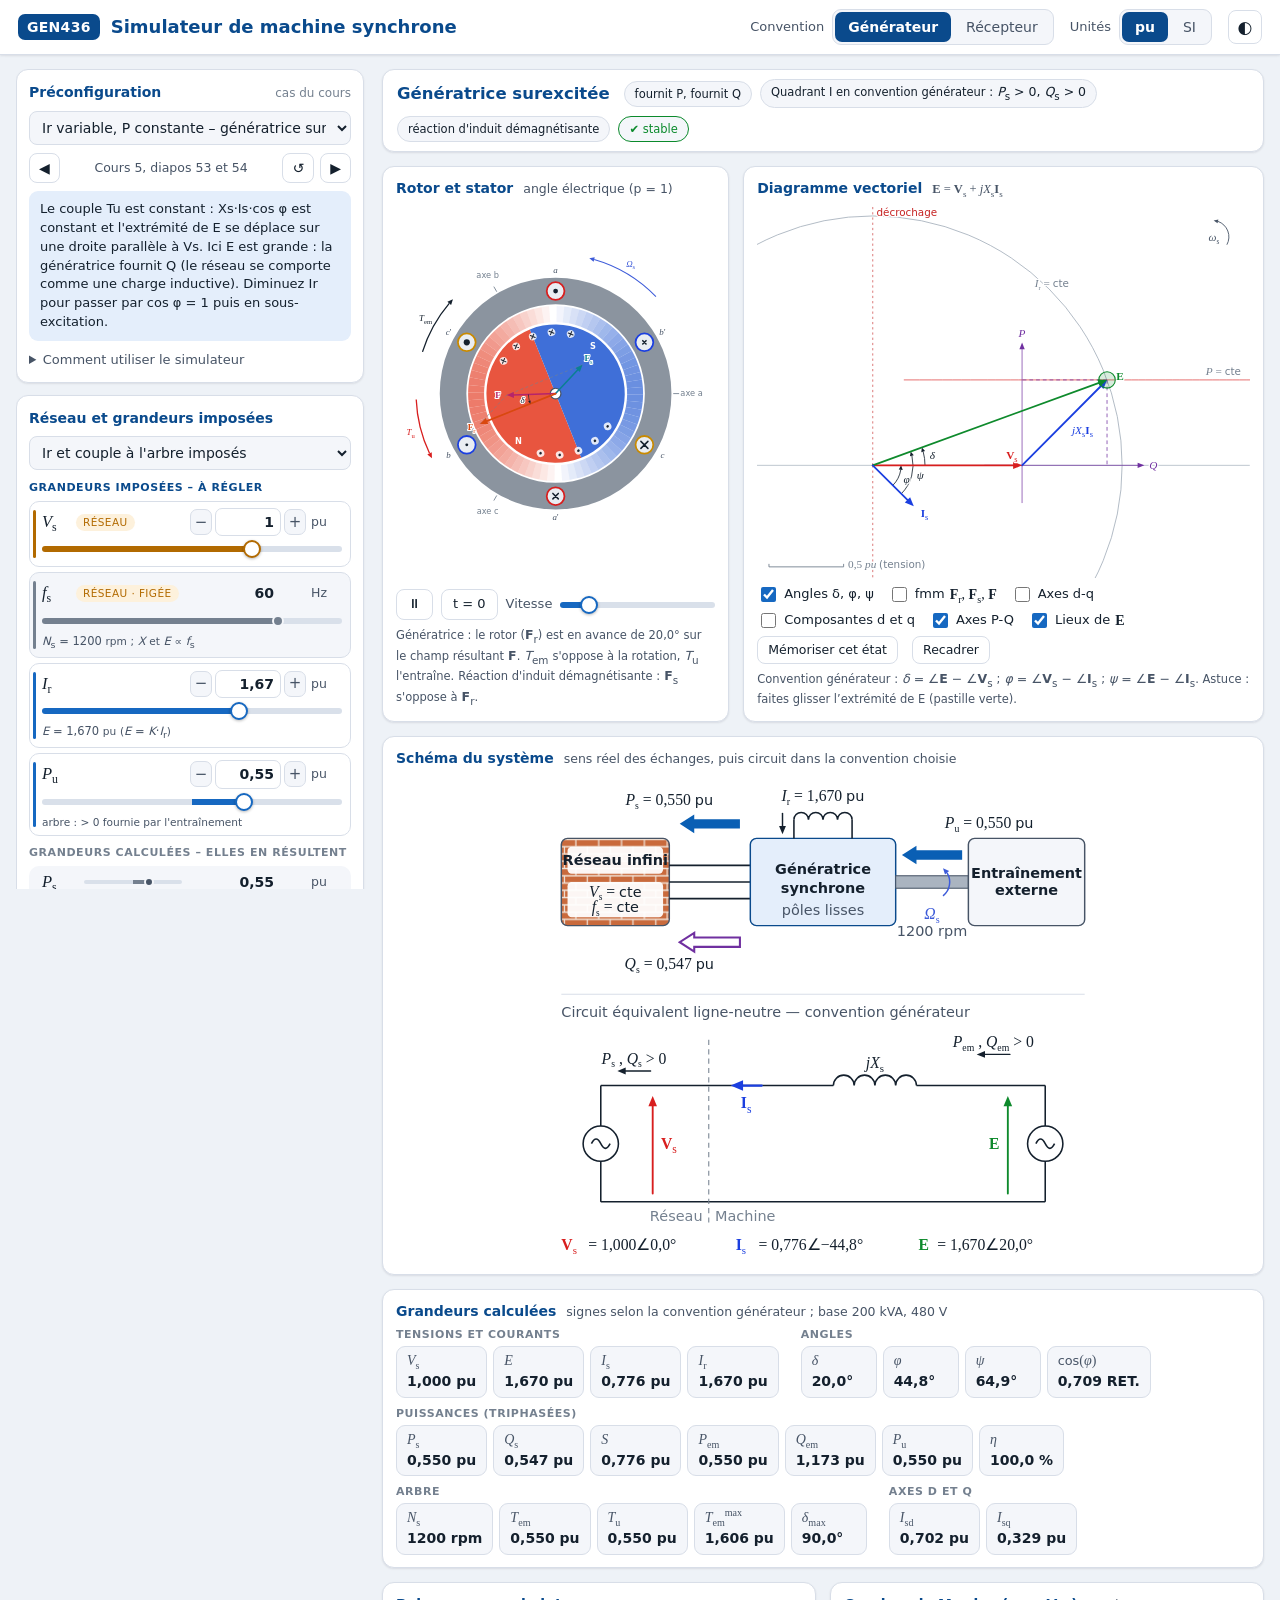
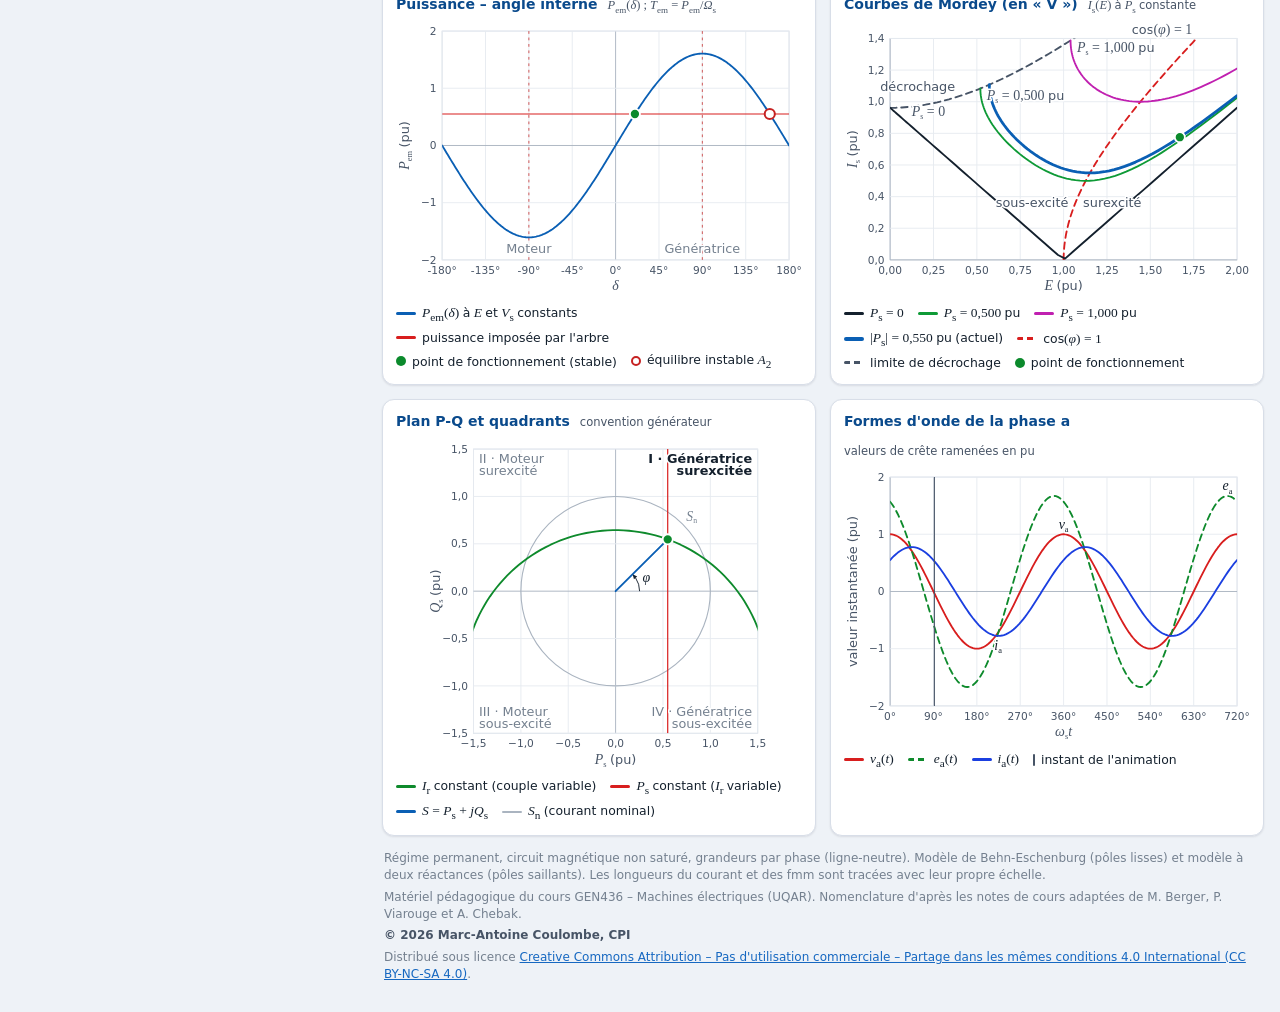
<file: docs/index.html>
<!doctype html>
<html lang="fr">
<head>
<meta charset="utf-8">
<meta name="viewport" content="width=device-width, initial-scale=1">
<title>GEN436 – Simulateur de machine synchrone</title>
<meta name="description" content="Simulateur interactif de la machine synchrone (génératrice, moteur, compensateur) pour le cours GEN436 – Machines électriques.">
<meta name="author" content="Marc-Antoine Coulombe, CPI">
<meta name="copyright" content="© 2026 Marc-Antoine Coulombe, CPI">
<link rel="stylesheet" href="css/style.css">
<script>
  // Thème choisi (lien ?theme= ou choix précédent) appliqué avant le premier affichage, sans clignotement.
  (function () {
    try {
      var m = /[?&]theme=(dark|light)/.exec(window.location.search);
      var t = m ? m[1] : window.localStorage.getItem('gen436-theme');
      if (t === 'dark' || t === 'light') document.documentElement.setAttribute('data-theme', t);
    } catch (e) { /* stockage indisponible : thème du système */ }
  })();
</script>
</head>
<body>
<header class="top">
  <div class="brand">
    <span class="course">GEN436</span>
    <h1>Simulateur de machine synchrone</h1>
  </div>
  <div class="topctl">
    <div class="field">
      <span class="fieldlbl" id="lbl-conv">Convention</span>
      <div class="seg" role="group" aria-labelledby="lbl-conv" id="seg-conv">
        <button type="button" data-v="gen">Générateur</button>
        <button type="button" data-v="rec">Récepteur</button>
      </div>
    </div>
    <div class="field">
      <span class="fieldlbl" id="lbl-units">Unités</span>
      <div class="seg" role="group" aria-labelledby="lbl-units" id="seg-units">
        <button type="button" data-v="pu">pu</button>
        <button type="button" data-v="si">SI</button>
      </div>
    </div>
    <button type="button" class="iconbtn" id="btn-theme" title="Thème clair / sombre" aria-label="Changer de thème">◐</button>
  </div>
</header>

<div class="layout">
  <aside class="side" id="side">
    <section class="panel">
      <h2>Préconfiguration <span class="hint">cas du cours</span></h2>
      <select id="preset" aria-label="Préconfiguration"></select>
      <div class="presetnav">
        <button type="button" id="preset-prev" title="Cas précédent" aria-label="Cas précédent">◀</button>
        <span id="preset-slide" class="slide"></span>
        <button type="button" id="preset-reload" title="Revenir aux réglages de ce cas" aria-label="Revenir aux réglages de ce cas">↺</button>
        <button type="button" id="preset-next" title="Cas suivant" aria-label="Cas suivant">▶</button>
      </div>
      <p id="preset-text" class="presettext"></p>
      <details class="help">
        <summary>Comment utiliser le simulateur</summary>
        <ol>
          <li>Choisissez un cas du cours dans la liste, ou partez d'un réglage libre.</li>
          <li>Faites glisser un curseur des « grandeurs imposées », ou tapez une valeur puis Entrée. Les boutons − et + et les flèches ↑ ↓ ajustent pas à pas (Maj : dix pas).</li>
          <li>Observez en même temps le schéma, l'animation, le diagramme vectoriel et les courbes.</li>
          <li>Changez de convention : les signes changent, pas la machine.</li>
          <li>« Mémoriser cet état » garde le point actuel en gris pour le comparer au suivant.</li>
        </ol>
      </details>
    </section>

    <section class="panel">
      <h2>Réseau et grandeurs imposées</h2>
      <select id="mode" aria-label="Grandeurs imposées">
        <optgroup label="Réseau infini (Vs et fs imposées par le réseau)">
          <option value="bus_EP">Ir et couple à l'arbre imposés</option>
          <option value="bus_PQ">Ps et Qs imposées (on calcule Ir et δ)</option>
          <option value="bus_Ed">Ir et angle interne δ imposés</option>
        </optgroup>
        <optgroup label="Réseau indépendant (génératrice sur une charge)">
          <option value="load_VI">Vs régulée, charge Is et cos φ (on calcule Ir)</option>
          <option value="load_Z">Ir fixe, charge Z (Vs en résulte)</option>
        </optgroup>
      </select>
      <div id="loadstate" class="seg small" role="group" aria-label="État du stator" hidden>
        <button type="button" data-v="charge">En charge</button>
        <button type="button" data-v="vide">À vide</button>
        <button type="button" data-v="cc">Court-circuit</button>
      </div>
      <div id="rows" class="rows"></div>
    </section>

    <section class="panel">
      <h2>Machine</h2>
      <select id="machine" aria-label="Machine"></select>
      <div class="seg small" role="group" aria-label="Type de rotor" id="seg-rotor">
        <button type="button" data-v="lisse">Pôles lisses</button>
        <button type="button" data-v="saillant">Pôles saillants</button>
      </div>
      <div id="mrows" class="rows"></div>
      <details>
        <summary>Plaque signalétique et pertes</summary>
        <div id="nrows" class="rows"></div>
        <p id="basetext" class="note"></p>
      </details>
    </section>

    <section class="panel" id="panel-dyn">
      <h2>Dynamique de l'arbre</h2>
      <label class="check"><input type="checkbox" id="dyn-on"> Simuler l'équation du mouvement <span class="math"><i>J</i>·d<i>Ω</i><sub>s</sub>/d<i>t</i></span></label>
      <p class="note" id="dyn-note">Disponible quand Ir et le couple à l'arbre sont imposés sur un réseau infini.</p>
      <div id="drows" class="rows"></div>
      <div class="btnrow">
        <button type="button" id="dyn-kick">Perturber δ de +20°</button>
        <button type="button" id="dyn-reset">Resynchroniser</button>
      </div>
    </section>
  </aside>

  <main>
    <section class="status" id="status" aria-live="polite"></section>

    <div class="grid top3">
      <article class="card" id="card-schema">
        <header><h2>Schéma du système</h2><span class="sub">sens réel des échanges, puis circuit dans la convention choisie</span></header>
        <svg id="svg-schema" class="dia" role="img" aria-label="Schéma du système simulé"></svg>
      </article>

      <article class="card" id="card-machine">
        <header><h2>Rotor et stator</h2><span class="sub">angle électrique (p = 1)</span></header>
        <svg id="svg-machine" class="dia" role="img" aria-label="Coupe animée de la machine"></svg>
        <div class="animctl">
          <button type="button" id="anim-play" aria-label="Pause ou lecture">⏸</button>
          <button type="button" id="anim-zero" title="Revenir à l'instant du diagramme vectoriel">t = 0</button>
          <label class="speed">Vitesse <input type="range" class="rng" id="anim-speed" min="0.02" max="1" step="0.02" value="0.15"></label>
        </div>
        <p class="caption" id="machine-caption"></p>
      </article>

      <article class="card" id="card-phasor">
        <header><h2>Diagramme vectoriel</h2><span class="sub math" id="phasor-eq"></span></header>
        <svg id="svg-phasor" class="dia" role="img" aria-label="Diagramme vectoriel"></svg>
        <div class="toggles" id="overlays">
          <label><input type="checkbox" data-ov="angles"> Angles δ, φ, ψ</label>
          <label><input type="checkbox" data-ov="fmm"> fmm <span class="math"><b>F</b><sub>r</sub>, <b>F</b><sub>s</sub>, <b>F</b></span></label>
          <label><input type="checkbox" data-ov="dq"> Axes d-q</label>
          <label><input type="checkbox" data-ov="decomp"> Composantes d et q</label>
          <label><input type="checkbox" data-ov="pq"> Axes P-Q</label>
          <label><input type="checkbox" data-ov="loci"> Lieux de <span class="math"><b>E</b></span></label>
          <span class="spacer"></span>
          <button type="button" id="btn-ghost" title="Garde l'état actuel en gris sur le diagramme et les courbes, pour le comparer au suivant">Mémoriser cet état</button>
          <button type="button" id="phasor-fit" title="Recadrer le diagramme">Recadrer</button>
        </div>
        <p class="caption" id="phasor-caption"></p>
      </article>
    </div>

    <article class="card" id="card-values">
      <header><h2>Grandeurs calculées</h2><span class="sub" id="values-sub"></span></header>
      <div id="values" class="values"></div>
    </article>

    <div class="grid charts" id="charts"></div>

    <footer class="foot">
      <p>Régime permanent, circuit magnétique non saturé, grandeurs par phase (ligne-neutre). Modèle de Behn-Eschenburg (pôles lisses) et modèle à deux réactances (pôles saillants). Les longueurs du courant et des fmm sont tracées avec leur propre échelle.</p>
      <p>Matériel pédagogique du cours GEN436 – Machines électriques (UQAR). Nomenclature d'après les notes de cours adaptées de M. Berger, P. Viarouge et A. Chebak.</p>
      <p class="copyright">© 2026 Marc-Antoine Coulombe, CPI</p>
      <p class="license">Distribué sous licence <a href="https://creativecommons.org/licenses/by-nc-sa/4.0/deed.fr" rel="license noopener" target="_blank">Creative Commons Attribution – Pas d'utilisation commerciale – Partage dans les mêmes conditions 4.0 International (CC BY-NC-SA 4.0)</a>.</p>
    </footer>
  </main>
</div>

<div id="errbox" hidden></div>
<script>
  window.addEventListener('error', function (e) {
    var b = document.getElementById('errbox');
    b.hidden = false;
    b.textContent += 'Erreur : ' + e.message + ' (' + (e.filename || '').split('/').pop() + ':' + e.lineno + ')\n';
  });
</script>
<script src="js/model.js"></script>
<script src="js/draw.js"></script>
<script src="js/phasor.js"></script>
<script src="js/machine.js"></script>
<script src="js/schema.js"></script>
<script src="js/charts.js"></script>
<script src="js/presets.js"></script>
<script src="js/app.js"></script>
</body>
</html>
</file>
<file: docs/css/style.css>
/* GEN436 – Simulateur de machine synchrone */

:root {
  color-scheme: light;
  --bg: #eef2f7;
  --surface: #ffffff;
  --surface-2: #f4f6fa;
  --border: #d8dee8;
  --ink: #14202d;
  --ink-2: #475466;
  --ink-3: #74808f;
  --accent: #0a4a8c;
  --accent-2: #1668c1;
  --accent-soft: #e4eefb;
  --track: #d9e0ea;
  --grid: #e7ebf0;
  --axis: #aab4c0;
  --good: #0b8a2c;
  --warn: #b26a00;
  --warn-soft: #fdf1dc;
  --bad: #c62222;
  --info: #0a5fb4;
  --shadow: 0 1px 2px rgba(16, 24, 40, 0.06), 0 1px 3px rgba(16, 24, 40, 0.04);
  /* couleurs des notes de cours */
  --c-V: #d81e1e;      /* Vs */
  --c-I: #1b3fe0;      /* Is et chutes de tension */
  --c-E: #0e8a2c;      /* E */
  --c-Fr: #d9480f;
  --c-Fs: #0b7f93;
  --c-F: #b6246a;
  --c-PQ: #7030a0;
  --c-dq: #3d5bd9;
  /* séries des courbes */
  --s-main: #0a5fb4;
  --s-red: #d81e1e;
  --s-green: #0e9a36;
  --s-mag: #c020b0;
  --s-blue: #1b3fe0;
  /* machine */
  --stator: #8b949f;
  --slot: #e9edf2;
  --pole-n: #e8553f;
  --pole-s: #3f6fd8;
  --gap-n: #e8553f;
  --gap-s: #3f6fd8;
  --ph-a: #d81e1e;
  --ph-b: #1b3fe0;
  --ph-c: #c98a00;
  --math: "STIX Two Text", "Cambria", "Times New Roman", Times, serif;
  --sans: system-ui, -apple-system, "Segoe UI", Roboto, "Helvetica Neue", sans-serif;
}
@media (prefers-color-scheme: dark) {
  :root:where(:not([data-theme="light"])) {
    color-scheme: dark;
    --bg: #0f1216; --surface: #181c22; --surface-2: #1f242c; --border: #303742;
    --ink: #eef2f6; --ink-2: #b9c2cd; --ink-3: #8c97a4;
    --accent: #7db4f2; --accent-2: #9cc6f6; --accent-soft: #1d2f45; --track: #343c48;
    --grid: #272d36; --axis: #56606c;
    --good: #37c95c; --warn: #f0a63a; --warn-soft: #3a2c12; --bad: #ff6b6b; --info: #6fb1f5;
    --shadow: 0 1px 2px rgba(0, 0, 0, 0.4);
    --c-V: #ff6464; --c-I: #7f9bff; --c-E: #45d06a; --c-Fr: #ff8c52; --c-Fs: #3cc6dc; --c-F: #f27bb3;
    --c-PQ: #c79bf2; --c-dq: #93a8ff;
    --s-main: #6fb1f5; --s-red: #ff6464; --s-green: #45d06a; --s-mag: #ee7be0; --s-blue: #7f9bff;
    --stator: #5d6672; --slot: #2a3039; --pole-n: #d9503c; --pole-s: #3f6fd8; --gap-n: #ff6f5a; --gap-s: #5f8cf0;
    --ph-a: #ff6464; --ph-b: #7f9bff; --ph-c: #e5b03c;
  }
}
:root[data-theme="dark"] {
  color-scheme: dark;
  --bg: #0f1216; --surface: #181c22; --surface-2: #1f242c; --border: #303742;
  --ink: #eef2f6; --ink-2: #b9c2cd; --ink-3: #8c97a4;
  --accent: #7db4f2; --accent-2: #9cc6f6; --accent-soft: #1d2f45; --track: #343c48;
  --grid: #272d36; --axis: #56606c;
  --good: #37c95c; --warn: #f0a63a; --warn-soft: #3a2c12; --bad: #ff6b6b; --info: #6fb1f5;
  --shadow: 0 1px 2px rgba(0, 0, 0, 0.4);
  --c-V: #ff6464; --c-I: #7f9bff; --c-E: #45d06a; --c-Fr: #ff8c52; --c-Fs: #3cc6dc; --c-F: #f27bb3;
  --c-PQ: #c79bf2; --c-dq: #93a8ff;
  --s-main: #6fb1f5; --s-red: #ff6464; --s-green: #45d06a; --s-mag: #ee7be0; --s-blue: #7f9bff;
  --stator: #5d6672; --slot: #2a3039; --pole-n: #d9503c; --pole-s: #3f6fd8; --gap-n: #ff6f5a; --gap-s: #5f8cf0;
  --ph-a: #ff6464; --ph-b: #7f9bff; --ph-c: #e5b03c;
}

* { box-sizing: border-box; }
[hidden] { display: none !important; }
html { -webkit-text-size-adjust: 100%; }
body { margin: 0; background: var(--bg); color: var(--ink); font: 14px/1.45 var(--sans); }
h1, h2, h3, p, ol { margin: 0; }
button, select, input { font: inherit; color: inherit; }
button { cursor: pointer; }
button:disabled { cursor: default; opacity: 0.45; }
.math { font-family: var(--math); font-size: 1.08em; }
.math sub, .math sup, .sym sub, .sym sup { font-size: 0.72em; line-height: 0; }
.rm { font-family: var(--sans); font-size: 0.92em; }
button:focus-visible, select:focus-visible, input:focus-visible, summary:focus-visible { outline: 2px solid var(--accent-2); outline-offset: 2px; }

/* boutons secondaires */
.presetnav button, .btnrow button, .toggles button, .animctl button, .iconbtn {
  border: 1px solid var(--border); background: var(--surface); border-radius: 8px; padding: 5px 11px;
  color: var(--ink); transition: background 0.12s, border-color 0.12s;
}
.presetnav button:hover:not(:disabled), .btnrow button:hover, .toggles button:hover, .animctl button:hover, .iconbtn:hover {
  background: var(--accent-soft); border-color: var(--accent-2);
}

/* ----------------------------------------------------------------- en-tête */
.top {
  position: sticky; top: 0; z-index: 20;
  display: flex; align-items: center; justify-content: space-between; gap: 12px; flex-wrap: wrap;
  padding: 9px 18px; background: var(--surface); border-bottom: 1px solid var(--border); box-shadow: var(--shadow);
}
.brand { display: flex; align-items: center; gap: 11px; min-width: 0; }
.course { font-weight: 700; color: var(--surface); background: var(--accent); padding: 3px 9px; border-radius: 7px; letter-spacing: 0.02em; }
h1 { font-size: 18px; font-weight: 650; color: var(--accent); }
.topctl { display: flex; align-items: center; gap: 16px; flex-wrap: wrap; }
.field { display: flex; align-items: center; gap: 8px; }
.fieldlbl { color: var(--ink-2); font-size: 13px; }

.seg { display: inline-flex; border: 1px solid var(--border); border-radius: 9px; overflow: hidden; background: var(--surface-2); padding: 2px; gap: 2px; }
.seg button { border: 0; background: transparent; padding: 5px 13px; border-radius: 7px; color: var(--ink-2); transition: background 0.12s; }
.seg button:hover { background: var(--accent-soft); }
.seg button[aria-pressed="true"] { background: var(--accent); color: var(--surface); font-weight: 600; }
.seg.small { display: flex; margin-top: 8px; }
.seg.small button { flex: 1; padding: 4px 6px; font-size: 13px; }
.iconbtn { width: 34px; height: 34px; padding: 0; font-size: 17px; }

/* -------------------------------------------------------------- mise en page */
.layout { display: grid; grid-template-columns: 352px minmax(0, 1fr); gap: 14px; padding: 14px 16px 28px; align-items: start; }
.side { position: sticky; top: 66px; max-height: calc(100vh - 80px); overflow-y: auto; display: flex; flex-direction: column; gap: 12px; padding: 0 4px 4px 0; scrollbar-width: thin; }
main { min-width: 0; display: flex; flex-direction: column; gap: 14px; }
.panel, .card, .status { background: var(--surface); border: 1px solid var(--border); border-radius: 12px; box-shadow: var(--shadow); }
.panel { padding: 12px; }
.panel h2, .card h2 { font-size: 14px; font-weight: 650; color: var(--accent); }
.panel h2 { margin-bottom: 8px; display: flex; justify-content: space-between; align-items: baseline; }
.hint { font-weight: 400; font-size: 12px; color: var(--ink-3); }
select { width: 100%; padding: 7px 8px; border: 1px solid var(--border); border-radius: 8px; background: var(--surface-2); }
.presetnav { display: flex; align-items: center; gap: 6px; margin-top: 8px; }
.presetnav button { padding: 4px 9px; }
.presetnav .slide { flex: 1; text-align: center; font-size: 12.5px; color: var(--ink-2); }
.presettext { margin-top: 8px; font-size: 13px; color: var(--ink); background: var(--accent-soft); border-radius: 9px; padding: 9px 11px; }
.note { font-size: 12px; color: var(--ink-3); margin-top: 8px; }
details { margin-top: 10px; }
summary { cursor: pointer; color: var(--ink-2); font-size: 13px; }
.help ol { margin-top: 6px; padding-left: 20px; font-size: 12.5px; color: var(--ink-2); display: flex; flex-direction: column; gap: 4px; }
.check { display: flex; gap: 8px; align-items: center; font-size: 13px; }
.btnrow { display: flex; gap: 8px; margin-top: 8px; flex-wrap: wrap; }

/* ---------------------------------------------------------- lignes de réglage */
.rows { display: flex; flex-direction: column; gap: 5px; margin-top: 10px; }
.rowgroup { font-size: 11px; font-weight: 600; text-transform: uppercase; letter-spacing: 0.05em; color: var(--ink-3); margin-top: 4px; }
.rowgroup.in { color: var(--accent); margin-top: 0; }
.row {
  --fill: var(--accent-2);
  position: relative; display: grid; align-items: center; column-gap: 8px;
  grid-template-columns: auto minmax(0, 1fr) auto;
  grid-template-areas: "sym tag val" "rng rng rng" "info info info";
  padding: 6px 8px 5px 12px; border: 1px solid var(--border); border-radius: 10px; background: var(--surface);
  transition: border-color 0.12s;
}
.row::before { content: ""; position: absolute; left: 3px; top: 8px; bottom: 8px; width: 3px; border-radius: 3px; background: var(--fill); }
.row.in:hover, .row.net:hover, .row.param:hover { border-color: var(--fill); }
.row.net { --fill: var(--warn); }
.row.lock { --fill: var(--ink-3); background: var(--surface-2); }
.row.param::before { background: var(--axis); }
.row.out {
  grid-template-columns: minmax(34px, auto) minmax(0, 1fr) auto;
  grid-template-areas: "sym rng val";
  padding: 1px 8px 1px 12px; border-color: transparent; background: var(--surface-2);
}
.row.out::before, .row.out .tag, .row.out .rowinfo { display: none; }
.sym { grid-area: sym; font-family: var(--math); font-size: 16.5px; white-space: nowrap; min-width: 26px; }
.tag { grid-area: tag; justify-self: start; font-size: 10.5px; text-transform: uppercase; letter-spacing: 0.04em; padding: 1px 7px; border-radius: 999px; color: var(--warn); background: var(--warn-soft); }
.tag:empty { display: none; }
.valbox { grid-area: val; display: flex; align-items: center; gap: 3px; }
.num {
  width: 66px; text-align: right; padding: 3px 6px; border: 1px solid var(--border); border-radius: 7px;
  background: var(--surface); font-variant-numeric: tabular-nums; font-weight: 600;
}
.num:hover:not(:disabled) { border-color: var(--fill); }
.num:disabled { border-color: transparent; background: transparent; color: var(--ink); opacity: 1; -webkit-text-fill-color: var(--ink); }
.step {
  width: 22px; height: 26px; padding: 0; border: 1px solid var(--border); border-radius: 7px; background: var(--surface-2);
  color: var(--ink-2); font-size: 15px; line-height: 1; user-select: none; touch-action: manipulation;
}
.step:hover:not(:disabled) { background: var(--accent-soft); border-color: var(--fill); color: var(--ink); }
.step:disabled { visibility: hidden; }
.unit { color: var(--ink-2); font-size: 12.5px; width: 31px; margin-left: 2px; white-space: nowrap; }
.rowinfo { grid-area: info; font-size: 11.5px; line-height: 1.35; color: var(--ink-2); padding-top: 1px; }

/* curseur : piste colorée de zéro (ou du minimum) jusqu'à la valeur */
.rng { grid-area: rng; -webkit-appearance: none; appearance: none; width: 100%; height: 24px; margin: 1px 0 0; background: transparent; cursor: pointer; --a: 0%; --b: 0%; touch-action: pan-y; }
.rng:focus-visible { outline: none; }
.rng::-webkit-slider-runnable-track {
  height: 6px; border-radius: 999px;
  background: linear-gradient(to right, var(--track) var(--a), var(--fill) var(--a), var(--fill) var(--b), var(--track) var(--b));
}
.rng::-moz-range-track {
  height: 6px; border-radius: 999px;
  background: linear-gradient(to right, var(--track) var(--a), var(--fill) var(--a), var(--fill) var(--b), var(--track) var(--b));
}
.rng::-webkit-slider-thumb {
  -webkit-appearance: none; appearance: none; width: 18px; height: 18px; margin-top: -6px; border-radius: 50%;
  background: var(--surface); border: 2.5px solid var(--fill); box-shadow: 0 1px 3px rgba(0, 0, 0, 0.28);
  transition: transform 0.08s, background 0.08s;
}
.rng::-moz-range-thumb {
  width: 13px; height: 13px; border-radius: 50%; background: var(--surface); border: 2.5px solid var(--fill);
  box-shadow: 0 1px 3px rgba(0, 0, 0, 0.28);
}
.rng:hover:not(:disabled)::-webkit-slider-thumb { transform: scale(1.12); }
.rng:active:not(:disabled)::-webkit-slider-thumb { transform: scale(1.2); background: var(--fill); }
.rng:focus-visible::-webkit-slider-thumb { box-shadow: 0 0 0 4px var(--accent-soft), 0 1px 3px rgba(0, 0, 0, 0.28); }
.rng:focus-visible::-moz-range-thumb { box-shadow: 0 0 0 4px var(--accent-soft); }
.rng:disabled { cursor: not-allowed; }
/* grandeur figée par le réseau : curseur visible mais verrouillé */
.row.lock .rng::-webkit-slider-thumb { width: 12px; height: 12px; margin-top: -3px; background: var(--ink-3); border: 2px solid var(--surface-2); box-shadow: none; }
.row.lock .rng::-moz-range-thumb { width: 9px; height: 9px; background: var(--ink-3); border: 2px solid var(--surface-2); box-shadow: none; }
/* grandeur calculée : simple repère qui se déplace */
.row.out .rng { --fill: var(--ink-3); height: 16px; margin: 0; pointer-events: none; }
.row.out .rng::-webkit-slider-runnable-track { height: 4px; }
.row.out .rng::-moz-range-track { height: 4px; }
.row.out .rng::-webkit-slider-thumb { width: 10px; height: 10px; margin-top: -3px; background: var(--ink-2); border: 2px solid var(--surface-2); box-shadow: none; }
.row.out .rng::-moz-range-thumb { width: 7px; height: 7px; background: var(--ink-2); border: 2px solid var(--surface-2); box-shadow: none; }

/* ---------------------------------------------------------------------- état */
.status { display: flex; flex-wrap: wrap; align-items: center; gap: 8px; padding: 9px 14px; }
.role { font-size: 16.5px; color: var(--accent); margin-right: 6px; }
.chip { font-size: 12.5px; padding: 3px 10px; border-radius: 999px; border: 1px solid var(--border); background: var(--surface-2); color: var(--ink); }
.chip.good { border-color: var(--good); color: var(--good); }
.chip.bad { border-color: var(--bad); color: var(--bad); font-weight: 600; }
.chip.warn { border-color: var(--warn); color: var(--warn); }
.chip.info { border-color: var(--info); color: var(--info); }

/* --------------------------------------------------------------------- cartes */
.grid { display: grid; gap: 14px; }
.top3 { grid-template-columns: minmax(0, 1.05fr) minmax(0, 0.95fr) minmax(0, 1.35fr); }
.charts { grid-template-columns: repeat(auto-fit, minmax(330px, 1fr)); }
.card { padding: 11px 13px 12px; min-width: 0; display: flex; flex-direction: column; }
.card > header { display: flex; align-items: baseline; gap: 10px; flex-wrap: wrap; margin-bottom: 6px; }
.sub { font-size: 12.5px; color: var(--ink-2); }
svg.dia, svg.plot { display: block; width: 100%; height: auto; }
.top3 svg.dia { margin-block: auto; }
.caption { font-size: 12.5px; color: var(--ink-2); margin-top: 6px; }
.toggles { display: flex; flex-wrap: wrap; gap: 5px 14px; align-items: center; margin-top: 6px; font-size: 13px; }
.toggles label { display: inline-flex; gap: 5px; align-items: center; cursor: pointer; }
.toggles .spacer { flex: 1; }
.toggles button { font-size: 12.5px; padding: 4px 10px; }
.toggles button[aria-pressed="true"] { background: var(--accent); border-color: var(--accent); color: var(--surface); }
.toggles input, .check input { accent-color: var(--accent-2); width: 15px; height: 15px; }
.animctl { display: flex; align-items: center; gap: 8px; margin-top: 6px; font-size: 13px; }
.animctl .speed { display: flex; align-items: center; gap: 8px; flex: 1; color: var(--ink-2); }
.animctl .rng { flex: 1; --fill: var(--accent-2); }

.values { display: flex; flex-wrap: wrap; gap: 8px 22px; }
.vgroup h3 { font-size: 11px; font-weight: 600; text-transform: uppercase; letter-spacing: 0.05em; color: var(--ink-3); margin-bottom: 3px; }
.vtiles { display: flex; flex-wrap: wrap; gap: 6px; }
.tile { display: flex; flex-direction: column; min-width: 76px; padding: 4px 10px 5px; border-radius: 9px; background: var(--surface-2); border: 1px solid var(--border); }
.tsym { font-size: 14px; color: var(--ink-2); }
.tval { font-weight: 650; font-variant-numeric: tabular-nums; white-space: nowrap; }
.tref { font-size: 11px; color: var(--ink-3); font-variant-numeric: tabular-nums; white-space: nowrap; }

.plotwrap { position: relative; }
.legend { display: flex; flex-wrap: wrap; gap: 3px 14px; margin-top: 6px; font-size: 12.5px; color: var(--ink-2); }
.lg { display: inline-flex; align-items: center; gap: 6px; }
.lgtxt { font-family: var(--math); font-size: 13.5px; color: var(--ink); }
.lgtxt.rm { font-family: var(--sans); font-size: 12.5px; }
.key { display: inline-block; width: 20px; height: 3px; border-radius: 2px; background: var(--c, var(--ink)); }
.key.bold { height: 4px; }
.key.dash { background: repeating-linear-gradient(90deg, var(--c) 0 6px, transparent 6px 10px); }
.key.dotkey { width: 10px; height: 10px; border-radius: 50%; }
.key.dotkey.hollow { background: transparent; border: 2px solid var(--c); }
.key.refkey { background: var(--axis); height: 2px; }
.key.cursorkey { background: var(--ink-2); width: 2px; height: 12px; }
.tip { position: absolute; z-index: 5; pointer-events: none; background: var(--surface); border: 1px solid var(--border); border-radius: 9px; padding: 6px 10px; font-size: 12.5px; box-shadow: 0 6px 18px rgba(0, 0, 0, 0.16); white-space: nowrap; }
.tiphead { color: var(--ink-2); margin-bottom: 2px; font-family: var(--math); font-size: 13.5px; }
.tiprow { display: flex; align-items: center; gap: 7px; }
.tiprow b { font-variant-numeric: tabular-nums; }
.tipname { color: var(--ink-2); font-family: var(--math); }

.foot { font-size: 12px; color: var(--ink-3); display: flex; flex-direction: column; gap: 4px; padding: 0 2px; }
.copyright { color: var(--ink-2); font-weight: 600; }
.foot a { color: var(--accent-2); }
#errbox { position: fixed; left: 12px; bottom: 12px; z-index: 50; background: var(--bad); color: #fff; padding: 8px 12px; border-radius: 8px; white-space: pre-wrap; font-size: 12.5px; max-width: 70vw; }

/* ------------------------------------------------------------- couleurs SVG */
.cV { --c: var(--c-V); } .cI { --c: var(--c-I); } .cE { --c: var(--c-E); } .cEp { --c: var(--ink); }
.cFr { --c: var(--c-Fr); } .cFs { --c: var(--c-Fs); } .cF { --c: var(--c-F); }
.cPQ { --c: var(--c-PQ); } .cDq { --c: var(--c-dq); }
.ink { --c: var(--ink); } .ink2 { --c: var(--ink-2); } .muted { --c: var(--ink-3); }
.good { --c: var(--good); } .bad { --c: var(--bad); } .warnc { --c: var(--warn); }
.ghost, .ghostpt { --c: var(--ink-3); }
.s-main { --c: var(--s-main); } .s-red { --c: var(--s-red); } .s-green { --c: var(--s-green); } .s-mag { --c: var(--s-mag); }
.s-blue { --c: var(--s-blue); } .s-lim { --c: var(--ink-2); } .s-ink { --c: var(--ink); } .s-V { --c: var(--c-V); } .s-I { --c: var(--c-I); } .s-E { --c: var(--c-E); }

svg text { fill: var(--c, var(--ink)); font-family: var(--sans); }
svg text.math { font-family: var(--math); }
svg text.math tspan.rm { font-family: var(--sans); font-size: 0.92em; }
svg text.halo { paint-order: stroke; stroke: var(--surface); stroke-width: 3.5px; stroke-linejoin: round; }
svg text.strong { font-weight: 650; }
.vec line, .arc path { stroke: var(--c, var(--ink)); fill: none; }
.vec polygon, .arc polygon { fill: var(--c, var(--ink)); }
.vec.axis line { opacity: 0.85; }
.vec.ghost line { stroke-dasharray: 6 4; }
line.ghostline { stroke: var(--ink-3); stroke-width: 1.2; stroke-dasharray: 2 4; }
line.ref { stroke: var(--axis); stroke-width: 1; }
line.helper { stroke: var(--ink-3); stroke-width: 1; stroke-dasharray: 5 4; }
line.helper.pq { stroke: var(--c-PQ); }
.locus { fill: none; stroke: var(--axis); stroke-width: 1.2; }
path.locusP { stroke: var(--s-red); opacity: 0.7; }
line.limit { stroke: var(--bad); stroke-width: 1; stroke-dasharray: 3 4; opacity: 0.8; }
path.scale { fill: none; stroke: var(--ink-3); stroke-width: 1.2; }
line.sep { stroke: var(--border); stroke-width: 1; }
/* pastille de déplacement de l'extrémité de E */
.handle { fill: var(--c-E); fill-opacity: 0.16; stroke: var(--c-E); stroke-width: 1.5; cursor: grab; touch-action: none; transition: fill-opacity 0.12s; }
.handle:hover { fill-opacity: 0.38; }
svg.dragging, svg.dragging .handle { cursor: grabbing; }
svg.dragging .handle { fill-opacity: 0.5; }

/* machine */
.stator { fill: var(--stator); }
.slot { fill: var(--slot); stroke-width: 3; }
.slot.ph-a { stroke: var(--ph-a); } .slot.ph-b { stroke: var(--ph-b); } .slot.ph-c { stroke: var(--ph-c); }
.phaseaxis { stroke: var(--ink-3); stroke-width: 1.5; }
.gapN { fill: var(--gap-n); } .gapS { fill: var(--gap-s); }
.poleN { fill: var(--pole-n); } .poleS { fill: var(--pole-s); }
.fieldslot { fill: #ffffff; fill-opacity: 0.85; }
.fielddot { fill: #1c2530; }
.fieldcross, .icross { stroke: #1c2530; stroke-width: 1.8; fill: none; stroke-linecap: round; }
.icross { stroke: var(--ink); stroke-width: 2.6; }
.idot { fill: var(--ink); }
.shaft { fill: var(--surface); stroke: var(--ink-2); stroke-width: 2; }
text.polelbl { fill: #ffffff; font-weight: 700; font-family: var(--sans); }

/* schéma */
.block { fill: var(--surface-2); stroke: var(--ink-2); stroke-width: 1.4; }
.block.machine { fill: var(--accent-soft); stroke: var(--accent); }
.gridblock { stroke: var(--ink-2); stroke-width: 1.4; }
.brickfill { fill: #c96a3c; } .brickline { stroke: #f1e3d8; stroke-width: 1.2; fill: none; }
.plate { fill: var(--surface); opacity: 0.94; }
.wire { stroke: var(--ink); stroke-width: 1.5; fill: none; }
.fillbg { fill: var(--surface); }
.shaftbar { fill: var(--axis); stroke: var(--ink-2); stroke-width: 1; }
.flowP { fill: var(--s-main); }
.flowQ { fill: var(--surface); stroke: var(--c-PQ); stroke-width: 2; }
.noflow { stroke: var(--axis); stroke-width: 2; stroke-dasharray: 2 5; stroke-linecap: round; }

/* courbes */
.plotbg { fill: var(--surface); stroke: var(--border); }
line.grid { stroke: var(--grid); stroke-width: 1; }
line.zero { stroke: var(--axis); stroke-width: 1; }
text.tick { fill: var(--ink-2); font-size: 11.5px; font-variant-numeric: tabular-nums; }
text.axlbl { fill: var(--ink-2); }
.curve { fill: none; stroke: var(--c, var(--ink)); stroke-width: 2; stroke-linejoin: round; stroke-linecap: round; }
.curve.bold { stroke-width: 3; }
.curve.dash { stroke-dasharray: 7 5; }
line.refline { stroke: var(--c, var(--axis)); stroke-width: 1.3; }
.refcircle { fill: none; stroke: var(--axis); stroke-width: 1.2; }
.pt { fill: var(--c); stroke: var(--surface); stroke-width: 2; }
.pt.hollow { fill: var(--surface); stroke: var(--c); stroke-width: 2.2; }
line.hair { stroke: var(--ink-3); stroke-width: 1; }
line.cursor { stroke: var(--ink-2); stroke-width: 1.2; }

/* ---------------------------------------------------------------- adaptatif */
@media (max-width: 1500px) {
  .top3 { grid-template-columns: minmax(0, 0.8fr) minmax(0, 1.2fr); }
  #card-schema { grid-column: 1 / -1; order: 3; }
  #card-schema svg { max-width: 540px; margin: 0 auto; }
}
@media (max-width: 1000px) {
  .layout { grid-template-columns: minmax(0, 1fr); }
  .side { position: static; max-height: none; padding: 0; }
  .top3 { grid-template-columns: minmax(0, 1fr); }
  #card-machine svg { max-width: 460px; margin: 0 auto; }
  .num { font-size: 16px; }           /* évite le zoom automatique à la saisie sur téléphone */
}
@media (prefers-reduced-motion: reduce) { * { transition: none !important; } }
</file>
